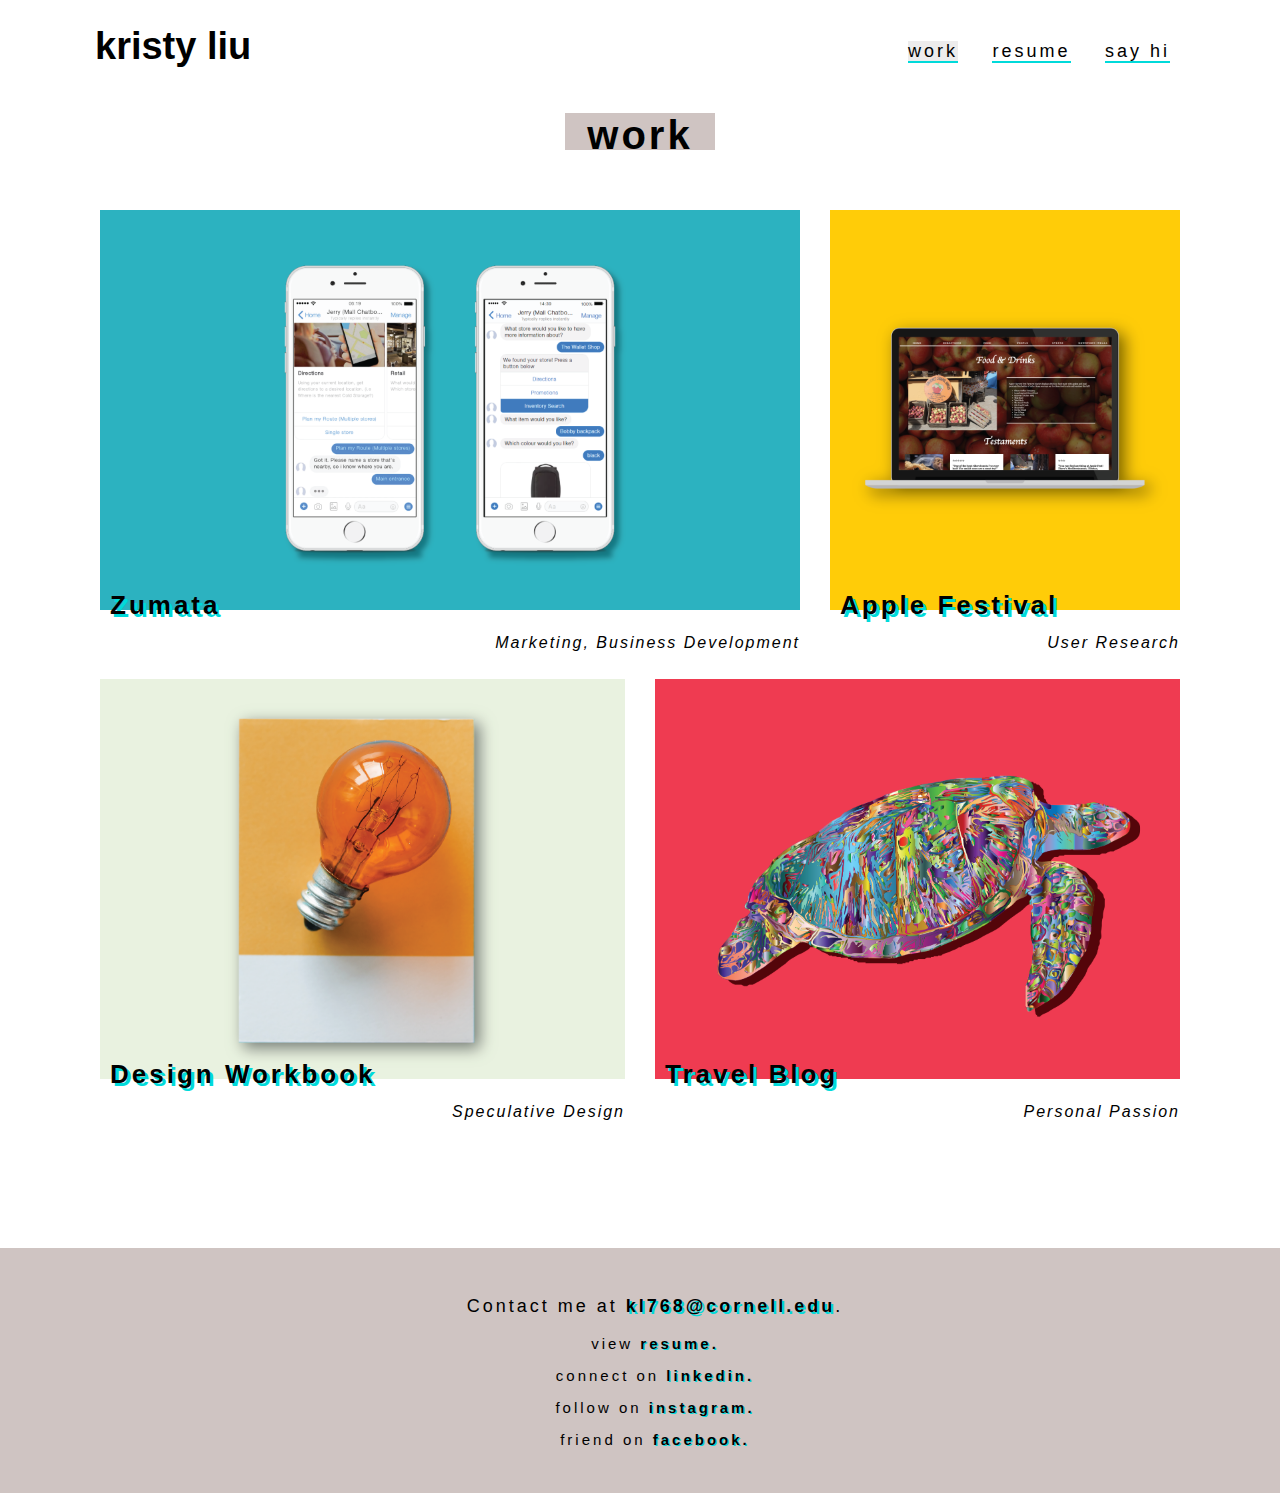
<file: index.html>
<!DOCTYPE html>
<html lang="en">
<head>
  <meta charset="UTF-8">
  <title>Kristy's Portfolio Home</title>
  <link rel="stylesheet" type="text/css" href="styles/main.css">
</head>
<body>
  <div class = "container">
    <header>
      <div class = "navigation">
          <div class = "navigation_flex1">
              <h1>kristy liu</h1>
          </div>

          <div class = "navigation_flex2">
              <h4>
                  <nav class = "navigation_flex2">
                    <a href = "index.html"><span style="background-color: #edecec">work</span></a>
                    <a href = "images/resume.pdf">resume</a>
                    <a href = "about.html">say hi</a>
                  </nav>
              </h4>
          </div>
      </div>
    </header>

    <div class = "centertitle">
      <h1 class = "tanbox">work</h1>
    </div>

    <div class = "indexflex">
      <div class = "indexflexrow1">
      <div class = "indexflexbox23">
        <div id="one">
            <img class="image_on" src="images/zumataindex1.png" alt="logo"/>
          <a href = "zumata.html">
          <img class="image_off" src="images/zumataindex2.png" alt="logo" />
          </a>
        </div>
        <div class = "indexflexbox_projectcaption">
        <h3>Zumata</h3>
        <h5>Marketing, Business Development</h5>
        </div>
      </div>
      <div class = "indexflexbox13">
        <div id="two">
          <img class="image_on" src="images/applefestindex1.png" alt="logo"/>
          <a href = "applefest.html">
            <img class="image_off" src="images/applefestindex2.png" alt="logo" />
          </a>
        </div>
        <div class = "indexflexbox_projectcaption">
          <h3>Apple Festival</h3>
          <h5>User Research</h5>
        </div>
      </div>
    </div>
    <div class = "indexflexrow2">
      <div class = "indexflexbox12">
       <div id="three">
           <img class="image_on" src="images/designworkbookindex1.png" alt="design fiction"/>
         <a href = "designfiction.html">
         <img class="image_off" src="images/designworkbookindex2.png" alt="design fiction" />
         </a>
       </div>
       <div class = "indexflexbox_projectcaption">
       <h3>Design Workbook</h3>
       <h5>Speculative Design</h5>
       </div>
     </div>
     <div class = "indexflexbox12">
       <div id="four">
         <img class="image_on" src="images/travelindex1.png" alt="logo"/>
         <a href = "travel.html">
         <img class="image_off" src="images/travelindex2.png" alt="logo" />
         </a>
       </div>
       <div class = "indexflexbox_projectcaption">
        <h3>Travel Blog</h3>
        <h5>Personal Passion</h5>
      </div>
    </div>
  </div>
  </div>
  

  <footer>
    <div class = "footercontactme">
        <p>Contact me at <a href="mailto:kl768@cornell.edu">kl768@cornell.edu</a>.</p>
    </div>  
    <div class = "footersocialmedia">
        <p>view <span class = "footerbold"><a href="images/resume.pdf">resume.</a></span></p>
        <p>connect on <span class = "footerbold"><a href = "https://www.linkedin.com/in/kristy-liu-4b9a73155/">linkedin.</a></span></p>
        <p>follow on <span class = "footerbold"><a href = "https://www.instagram.com/krist.ykreme/">instagram.</a></span></p>
        <p>friend on <span class = "footerbold"><a href = "https://www.facebook.com/kristina.liu.90">facebook.</a></span></p>
    </div>
  </footer>
</div>

  </body>
  </html>
</file>
<file: styles/main.css>
html, body {
  margin:0;
  padding:0;
  height:100%;
}


body {
   font-family: Verdana, Geneva, Tahoma, sans-serif;
   background-color: white;
   color: #515e63;
 }

 .container {
   min-height:100%;
   position:relative;
   padding-bottom: 200px;
}

 em{
   font-style: normal;
   font-weight: bold;
   color: #97d1de;
 }

 footer{
   text-align: center;
   background-color: #cfc4c2;
   padding: 30px;
   margin-left: -15px;
   margin-right: -15px;
   position: absolute;
   width: 100%;
   bottom: 0;
   margin-bottom: -125px;
 }

 footer p{
   color: black;
   font-family: Verdana, Geneva, Tahoma, sans-serif;
   letter-spacing: 3px;
   font-size: 18px;
   font-weight: normal;
 }

 .footercontactme a{
   text-decoration: none;
   font-weight: bold;
   color: black;
   letter-spacing: 3px;
   font-size: 18px;
   text-shadow: 2px 2px #00dada;
 }

 .footerbold a{
   text-decoration: none;
   font-weight: bold;
   color: black;
   letter-spacing: 3px;
   font-size: 15px;
   text-shadow: 1px 1px #00dada;
 }

 .footersocialmedia p{
   font-size: 15px;
 }

 .centertitle h1{
   text-align: center;
   color: black;
   letter-spacing: 3px;
   font-size: 40px;
 }

 .tanbox{
   background-color: #cfc4c2;
   width: 150px;
   height: 37px;
   margin: auto;
 }

 .centertitle2 h1{
   text-align: center;
   color: black;
   letter-spacing: 3px;
   font-size: 40px;
 }

 .tanbox2{
   background-color: #cfc4c2;
   width: 180px;
   height: 37px;
   margin: auto;
 }

 .centertitle2{
   padding-bottom: 40px;
 }

 .centertitle3 h2{
   text-align: center;
   color: black;
   letter-spacing: 1px;
   font-size: 35px;
 }

 .tanbox3{
   background-color: #cfc4c2;
   width: 340px;
   height: 31px;
   margin: auto;
 }

 .centertitle3{
   padding-bottom: 25px;
 }

 .active{
   background: #e6e5e5;
 }

 .navigation {
   width: 1090px;
   margin: auto;
   color: black;
   font-family: Verdana, Geneva, Tahoma, sans-serif;
   display: flex;
   padding-top: 20px;
   padding-bottom: 20px;
 }

 .navigation_flex1{
   flex-grow: 1;
   text-align: left;
 }

 .navigation_flex1 h1{
   font-size: 38px;
   margin-top: 5px;
 }

 .navigation_flex2{
   flex-grow: 1;
   text-align: right;
 }

 .navigation a{
   color: black;
   letter-spacing: 3px;
   font-size: 18px;
   font-weight: normal;
   border-bottom: solid;
   border-spacing: 1px;
   border-bottom-width: 2px;
   border-bottom-color: #00dada;
   text-decoration: none;
   margin: 15px;
 }

 .navigation a:hover{
   color: #00dada;
 }

 @keyframes topFade{
   0% {
     opacity: 0;
   }

   100% {
     opacity: 1;
   }
 }

 .introduction{
   margin: auto;
   padding: 20px;
   width: 800px;
 }

 #introduction_firstline{
   font-family: sans-serif;
   text-transform: lowercase;
   font-weight: lighter;
   font-style: italic;
   letter-spacing: 7px;
   color: #515e63;
 }

 #introduction_body h4{
   font-weight: lighter;
 }

  .indexflex{
    display: flex;
    flex-direction: column;
    padding: 20px;
    margin-top: 40px;
  }

  .indexflexrow1, .indexflexrow2{
    display: flex;
    margin: 0px auto;
  }

  .indexflexbox23, .indexflexbox13, .indexflexbox12{
    padding-left: 15px;
    padding-right: 15px;
  }

  .indexflexbox23 img{
    width: 700px;
  }

  .indexflexbox13 img{
    width: 350px;
  }

  .indexflexbox12 img{
    width: 525px;
  }

  .indexflexbox h2 a{
    margin: 30px auto;
    padding: 10px;
    text-align: center;
    color: black;

  }

  img.center {
    display: block;
    margin-left: auto;
    margin-right: auto;
    max-width: 100%;
    height: auto;
  }

  figcaption.center {
    text-align: center;
  }

  .image_off, #one:hover .image_on{
     display:none
  }
  .image_on, #one:hover .image_off{
     display:block
  }

  .image_off, #two:hover .image_on{
     display:none
  }
  .image_on, #two:hover .image_off{
     display:block
  }

  .image_off, #three:hover .image_on{
     display:none
  }
  .image_on, #three:hover .image_off{
     display:block
  }

  .image_off, #four:hover .image_on{
     display:none
  }
  .image_on, #four:hover .image_off{
     display:block
  }

  .indexflexbox_projectcaption h3{
    color: black;
    letter-spacing: 3px;
    font-size: 26px;
    margin-top: -20px;
    margin-left: 10px;
    text-shadow: 3px 3px #00dada;
  }

  .indexflexbox_projectcaption h5{
    /* color: #515e63; */
    color: black;
    letter-spacing: 2px;
    font-size: 16px;
    font-weight: normal;
    margin-top: -13px;
    margin-left: 10px;
    text-align: right;
    font-style: italic;
  }

  .form{
    width: 500px;
    height: 400px;
    padding-top: 20px;
  }

  .errorStyle{
    color: red;
    font-size: 12px;
  }

  .headshot img{
    width: 500px;
    vertical-align: middle;
  }

  .headshot{
    padding-left: 40px;
  }

  .headshot cite{
    font-size: 14px;
  }

  .aboutme{
    width: 500px;
    vertical-align: middle;
  }

  .about_flex_container{
    display: flex;
    width: 1200px;
    height: 400px;
    margin: auto;
    border: 5px solid #00dada;
  }

  .about_flex_1, .about_flex_2{
    flex: 1;
    width: 600px;
    padding: 25px;
    margin: 10px auto;
    vertical-align: middle;
  }

    /*ADD THIS WHEN YOU HAVE A FORM*/
  /* .about_flex_bottom_container{
    display: flex;
    width: 1200px;
    height: 400px;
    margin: auto;
    padding-top: 20px;
    padding-bottom: 60px;
  }

  .about_flex_1_bottom, .about_flex_2_bottom{
    flex: 1;
    width: 500px;
    padding: 20px;
    margin: 30px auto;
  } */

  .about_flex_bottom_container{
    width: 1200px;
    height: 140px;
    margin: auto;
    margin-top: 90px;
  }

  .about_flex_1_bottom{
    margin: 10px auto;
    width: 340px;
  }

  .socialmediabox{
    margin: 10px;
    display: inline-block;
  }

  .socialmediabox_background{
    background-color: #cfc4c2;
    width: 60px;
    height: 60px;
  }

  .socialmediabox img{
    width: 60px;
  }

  /* .about_flex_1_bottom{
    padding-top: 60px;
    padding-left: 300px;
  }

  .about_flex_2_bottom .form{
    margin: left;
    padding-right: 300px;
  }

  input[type="submit"] {
    background-color: #cfc4c2;
    border: none;
    color: black;
    padding: 10px 20px;
    text-align: center;
    font-family: Verdana, Geneva, Tahoma, sans-serif;
    font-size: 16px;
    font-weight: bold;
  }


  .confirmation_message{
    text-align: center;
    font-family: Verdana, Geneva, Tahoma, sans-serif;
    letter-spacing: 2px;
    font-weight: normal;
    vertical-align: center;
  }

  .confirmation_message h2{
    font-size: 24px;
    color: black;
    letter-spacing: 3px;
    font-size: 22px;
    text-shadow: 2px 2px #00dada;
  }

  .confirmation_message h4, .confirmation_message li{
    font-size: 15px;
    color: black;
    text-align: left;
    padding-left: 30px;
  }

  .astRequired{
    color: red;
  } */

  .aboutme em{
    color: #00dada;
    font-weight: normal;
    font-style: italic;
  }

  .designfiction_images img, .applefest_userImages img, .applefest_sketchImages img{
    width: 800px;
  }

  .travel_Images img{
    padding-top: 20px;
    width: 800px;
  }

  .travel_Images_final img, .applefest_finalImages img{
    width: 600px;
  }

  .travel_Images_final figcaption, .applefest_finalImages figcaption{
    font-style: italic;
    font-size: 14px;
  }

  .zumata_flex_container{
    display: flex;
}

  .zumata_flex_container img{
    width: 400px;
    margin: 10px auto;
}

  .zumata_diagram img, .zumata_initialdialogue img, .zumata_fivebuttons img{
    width: 800px;
}

  .zumata_initialbuttons img{
    width: 600px;
}
</file>
